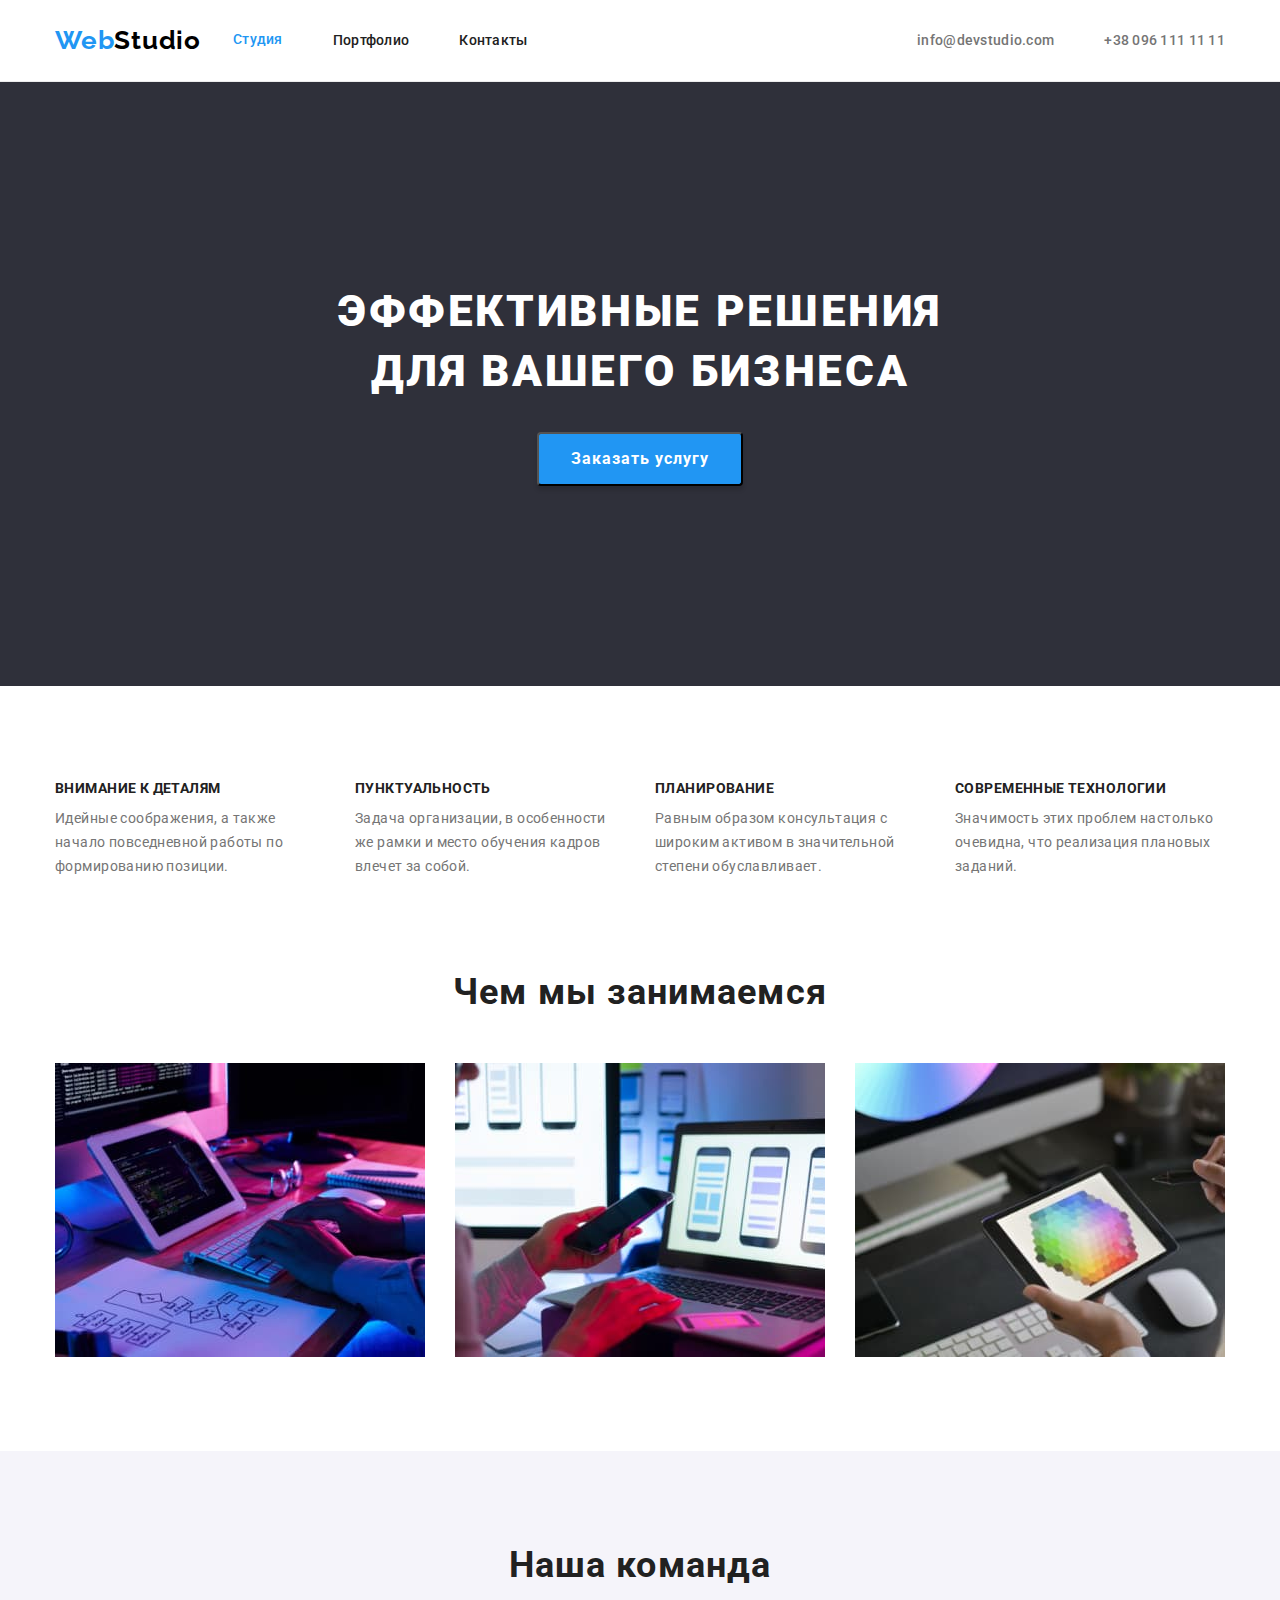
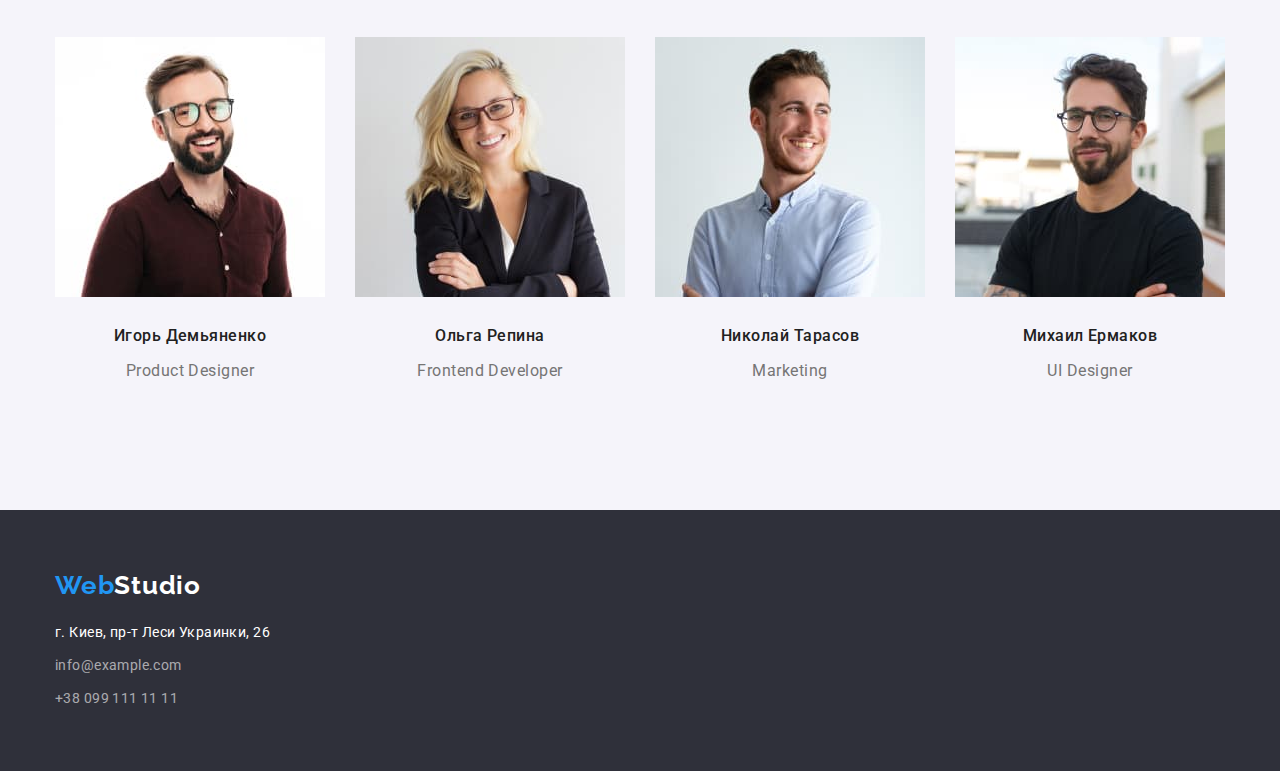
<file: index.html>
<!DOCTYPE html>
<html lang="ru">

<head>
  <meta charset="UTF-8" />
  <meta http-equiv="X-UA-Compatible" content="IE=edge" />
  <meta name="viewport" content="width=device-width, initial-scale=1.0" />
  <title>WebStudio</title>
  <link rel="preconnect" href="https://fonts.googleapis.com">
  <link rel="preconnect" href="https://fonts.gstatic.com" crossorigin>
  <link
    href="https://fonts.googleapis.com/css2?family=Montserrat:ital,wght@0,300;0,400;0,700;1,300&family=Oleo+Script&family=Raleway:wght@700&family=Roboto:wght@300;400;500;700;900&display=swap"
    rel="stylesheet">
  <link rel="stylesheet" href="https://cdnjs.cloudflare.com/ajax/libs/modern-normalize/1.1.0/modern-normalize.min.css">
  <link rel="stylesheet" href="./styles/style.css">

</head>

<body>
  <header class="header-section">
    <div class="container header-webstudio-logo">
      <a href="./index.html" class="header-webstudio-link"><span class="bluetext">Web</span><span
          class="blacktext">Studio</span></a>
      <nav class="header-nav">
        <ul class="header-nav-ul">
          <li class="header-nav-item"><a href="./index.html" class="bluetext">Студия</a></li>
          <li class="header-nav-item"><a class="header-nav-link" href="./portfolio.html">Портфолио</a></li>
          <li class="header-nav-item"><a class="header-nav-link" href="#">Контакты</a></li>
        </ul>
      </nav>
      <ul class="header-contacts">
        <li class="header-contacts-item"><a class="header-contacts-link"
            href="mailto:info@devstudio.com">info@devstudio.com</a></li>
        <li class="header-contacts-item"><a class="header-contacts-link" href="tel:+380961111111">+38 096 111 11
            11</a></li>
      </ul>
    </div>
  </header>
  <main class="main-section">
    <section class="hero">
      <!-- <div class="Button-section"> -->
      <div class="container">
        <h1 class="button-section-title">ЭФФЕКТИВНЫЕ РЕШЕНИЯ<br>ДЛЯ ВАШЕГО БИЗНЕСА</h1>
        <button type="button" class="main-page-button">Заказать услугу</button>
      </div>
      <!-- </div> -->
    </section>
    <section class="section about-us-section">
      <div class="container">
        <ul class="about-us-list">
          <li class="about-us-item">
            <h3 class="about-us-title">ВНИМАНИЕ К ДЕТАЛЯМ</h3>
            <p class="about-us-text">
              Идейные соображения, а также начало повседневной работы по
              формированию позиции.
            </p>
          </li>
          <li class="about-us-item">
            <h3 class="about-us-title">ПУНКТУАЛЬНОСТЬ</h3>
            <p class="about-us-text">
              Задача организации, в особенности же рамки и место обучения кадров
              влечет за собой.
            </p>
          </li>
          <li class="about-us-item">
            <h3 class="about-us-title">ПЛАНИРОВАНИЕ</h3>
            <p class="about-us-text">
              Равным образом консультация с широким активом в значительной степени
              обуславливает.
            </p>
          </li>
          <li class="about-us-item">
            <h3 class="about-us-title">СОВРЕМЕННЫЕ ТЕХНОЛОГИИ</h3>
            <p class="about-us-text">
              Значимость этих проблем настолько очевидна, что реализация плановых
              заданий.
            </p>
          </li>
        </ul>
      </div>
    </section>
    <section class="section about-us-section">
      <div class="container">
        <!-- <div class="what-we-do-div"> -->
        <h2 class="what-we-do-title">Чем мы занимаемся</h2>
        <ul class="what-we-do-list">
          <li class="what-we-do-item">
            <img width="370" src="images/Планшет.jpg" alt="Чем мы занимаемся" />
          </li>
          <li class="what-we-do-item">
            <img width="370" src="images/Ноут.jpg" alt="Чем мы занимаемся" />
          </li>
          <li class="what-we-do-item">
            <img width="370" src="images/Палитра.jpg" alt="Чем мы занимаемся" />
          </li>
        </ul>
        <!-- </div> -->
      </div>
    </section>
    <section class="section our-team-section">
      <div class="container">
        <h2>Наша команда</h2>
        <ul class="our-team-list">
          <li class="our-team-item">
            <img width="270" src="images/Демьяненко.jpg" alt="Игорь Демьяненко" />
            <div class="our-team-item-div">
              <h3 class="our-team-name">Игорь Демьяненко</h3>
              <p class="our-team-job">Product Designer</p>
            </div>
          </li>

          <li class="our-team-item">
            <img width="270" src="images/Репина.jpg" alt="Ольга Репина" />
            <div class="our-team-item-div">
              <h3 class="our-team-name">Ольга Репина</h3>
              <p class="our-team-job">Frontend Developer</p>
            </div>
          </li>

          <li class="our-team-item">
            <img width="270" src="images/Тарасов.jpg" alt="Николай Тарасов" />
            <div class="our-team-item-div">
              <h3 class="our-team-name">Николай Тарасов</h3>
              <p class="our-team-job">Marketing</p>
            </div>
          </li>

          <li class="our-team-item">
            <img width="270" src="images/Ермаков.jpg" alt="Михаил Ермаков" />
            <div class="our-team-item-div">
              <h3 class="our-team-name">Михаил Ермаков</h3>
              <p class="our-team-job">UI Designer</p>
            </div>
          </li>
        </ul>
      </div>
    </section>
  </main>
  <footer class="footer-section">
    <div class="container">
      <a href="./index.html" class="footer-webstudio-link"><span class="bluetext">Web</span><span
          class="whitetext">Studio</span></a>
      <address>
        <ul class="footer-contacts-list">
          <li class="footer-contacts-item">
            <a class="footer-map" target="_blank" rel="noopener noreferrer"
              href="https://www.google.com/maps/place/%D0%B1%D1%83%D0%BB.+%D0%9B%D0%B5%D1%81%D0%B8+%D0%A3%D0%BA%D1%80%D0%B0%D0%B8%D0%BD%D0%BA%D0%B8,+26,+%D0%9A%D0%B8%D0%B5%D0%B2,+02000/data=!4m2!3m1!1s0x40d4cf0e033ecbe9:0x57a4dffefec77da0?sa=X&ved=2ahUKEwjets2E19n2AhUVuosKHc_YD5UQ8gF6BAgVEAE">г.
              Киев, пр-т Леси Украинки, 26</a>
          </li>
          <li class="footer-contacts-item"><a class="footer-contacts-link"
              href="mailto:info@example.com">info@example.com</a></li>
          <li class="footer-contacts-item"><a class="footer-contacts-link" href="tel:+380991111111">+38 099 111 11
              11</a></li>
        </ul>
      </address>
    </div>
  </footer>
</body>

</html>
</file>
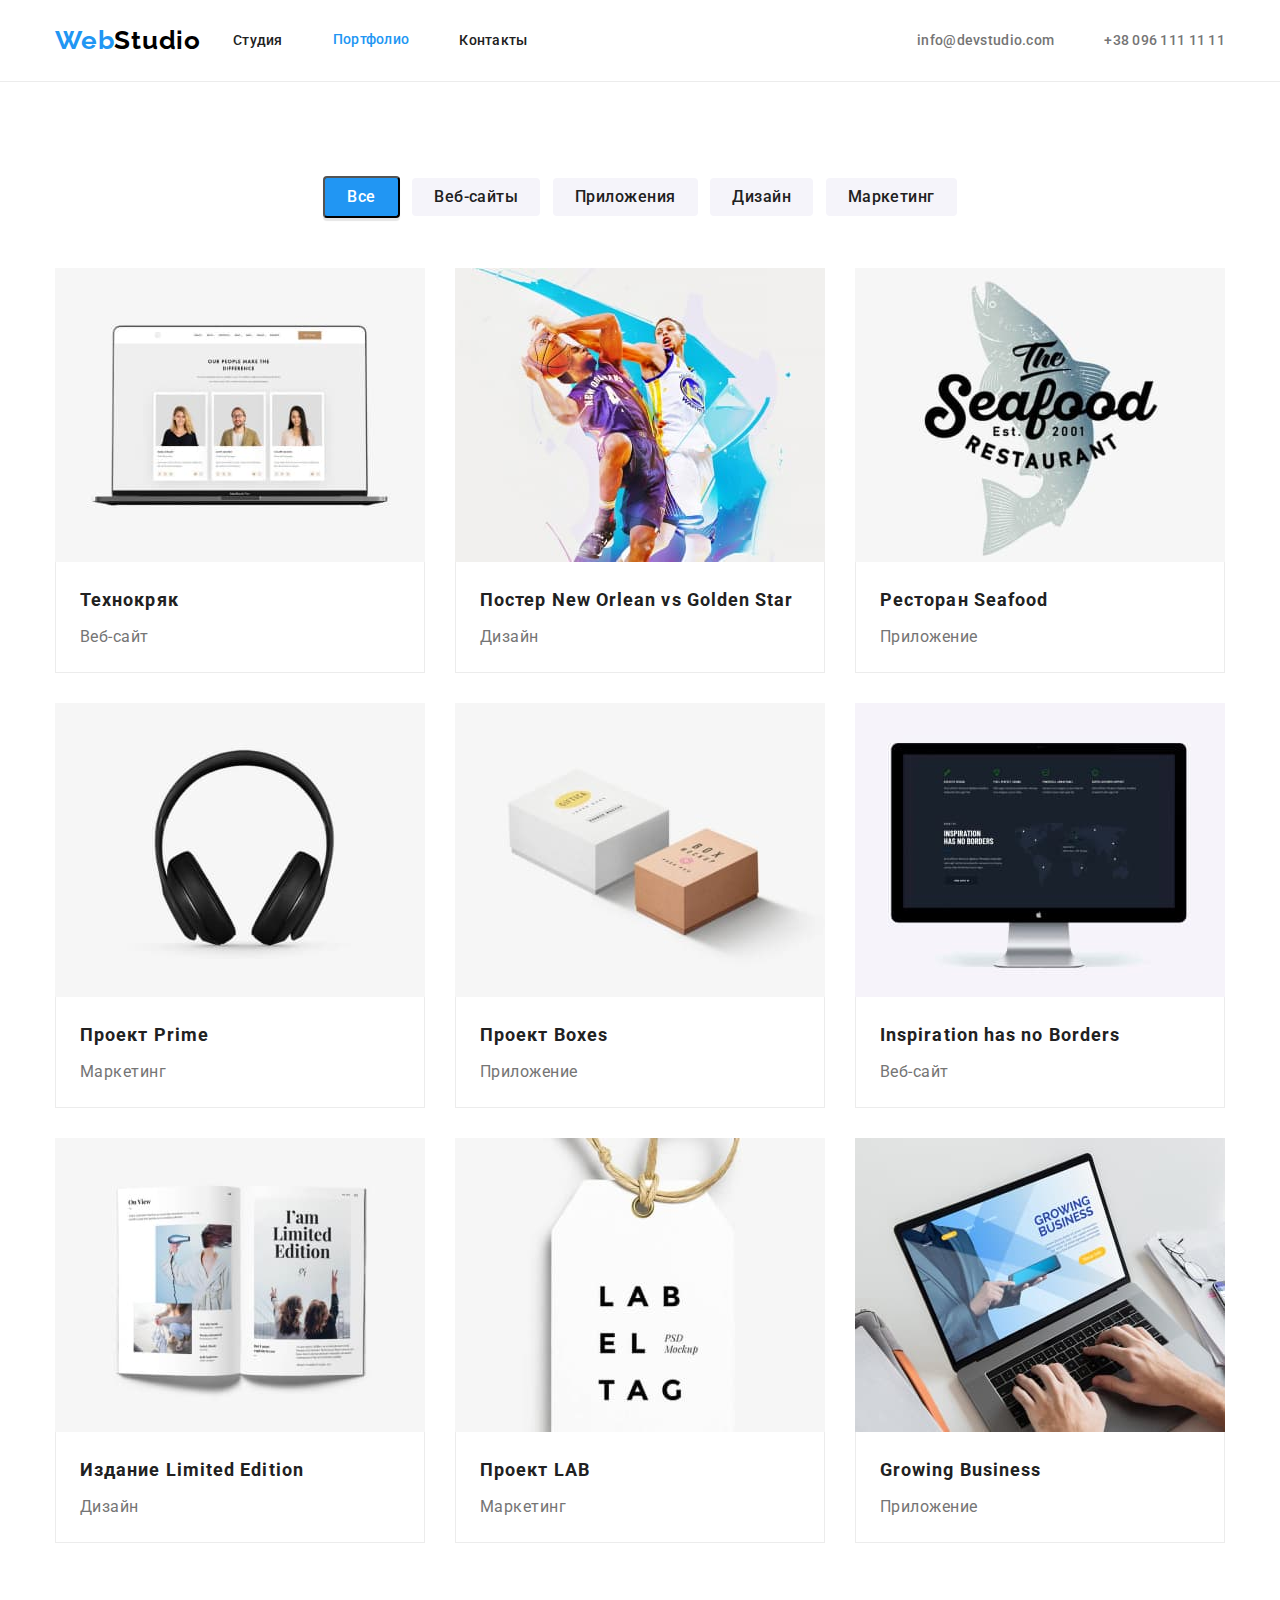
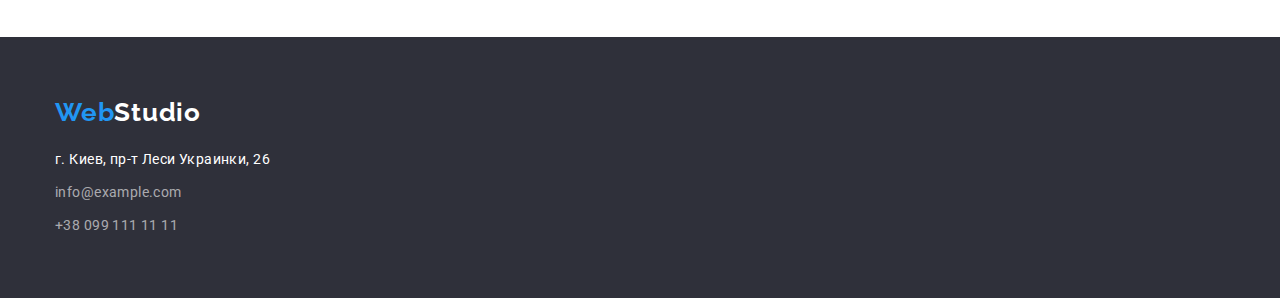
<file: portfolio.html>
<!DOCTYPE html>
<html lang="ru">

<head>
  <meta charset="UTF-8" />
  <meta http-equiv="X-UA-Compatible" content="IE=edge" />
  <meta name="viewport" content="width=device-width, initial-scale=1.0" />
  <title>WebStudio</title>
  <link rel="preconnect" href="https://fonts.googleapis.com">
  <link rel="preconnect" href="https://fonts.gstatic.com" crossorigin>
  <link
    href="https://fonts.googleapis.com/css2?family=Montserrat:ital,wght@0,300;0,400;0,700;1,300&family=Oleo+Script&family=Raleway:wght@700&family=Roboto:wght@300;400;500;700;900&display=swap"
    rel="stylesheet">
  <link rel="stylesheet" href="https://cdnjs.cloudflare.com/ajax/libs/modern-normalize/1.1.0/modern-normalize.min.css">
  <link rel="stylesheet" href="./styles/style.css">

<body>
  <header class="header-section">
    <div class="container header-webstudio-logo">
      <a href="./index.html" class="header-webstudio-link"><span class="bluetext">Web</span><span
          class="blacktext">Studio</span></a>
      <nav class="header-nav">
        <ul class="header-nav-ul">
          <li class="header-nav-item"><a class="header-nav-link" href="./index.html">Студия</a></li>
          <li class="header-nav-item"><a class="bluetext" href="./portfolio.html">Портфолио</a></li>
          <li class="header-nav-item"><a class="header-nav-link" href="#">Контакты</a></li>
        </ul>
      </nav>
      <ul class="header-contacts">
        <li class="header-contacts-item"><a class="header-contacts-link"
            href="mailto:info@devstudio.com">info@devstudio.com</a></li>
        <li class="header-contacts-item"><a class="header-contacts-link" href="tel:+380961111111">+38 096 111 11
            11</a></li>
      </ul>
    </div>
  </header>
  <main class="main-section">
    <section class="section portfolio-section">
      <div class="container">
        <ul class="portfolio-buttons-list">
          <li class="portfolio-buttons-item"><button class="portfolio-button-blue" type="button">Все</button></li>
          <li class="portfolio-buttons-item"><button class="portfolio-buttons" type="button">Веб-сайты</button></li>
          <li class="portfolio-buttons-item"><button class="portfolio-buttons" type="button">Приложения</button></li>
          <li class="portfolio-buttons-item"><button class="portfolio-buttons" type="button">Дизайн</button></li>
          <li class="portfolio-buttons-item"><button class="portfolio-buttons" type="button">Маркетинг</button></li>
        </ul>
        <ul class="portfolio-list">
          <li class="portfolio-list-item">
            <a class="portfolio-list-item-link" href="#">
              <img width="370" src="./images/Технокряк.jpg" alt="Технокряк">
              <div class="portfolio-list-text-div">
                <h3 class="portfolio-list-title">Технокряк</h3>
                <p class="portfolio-list-text">Веб-сайт</p>
              </div>
            </a>
          </li>
          <li class="portfolio-list-item">
            <a class="portfolio-list-item-link" href="#">
              <img width="370" src="./images/Постер.jpg" alt="Постер">
              <div class="portfolio-list-text-div">
                <h3 class="portfolio-list-title">Постер New Orlean vs Golden Star</h3>
                <p class="portfolio-list-text">Дизайн</p>
              </div>
            </a>
          </li>
          <li class="portfolio-list-item">
            <a class="portfolio-list-item-link" href="#">
              <img width="370" src="./images/Ресторан.jpg" alt="Ресторан">
              <div class="portfolio-list-text-div">
                <h3 class="portfolio-list-title">Ресторан Seafood</h3>
                <p class="portfolio-list-text">Приложение</p>
              </div>
            </a>
          </li>
          <li class="portfolio-list-item">
            <a class="portfolio-list-item-link" href="#">
              <img width="370" src="./images/Наушники.jpg" alt="Наушники">
              <div class="portfolio-list-text-div">
                <h3 class="portfolio-list-title">Проект Prime</h3>
                <p class="portfolio-list-text">Маркетинг</p>
              </div>
            </a>
          </li>
          <li class="portfolio-list-item">
            <a class="portfolio-list-item-link" href="#">
              <img width="370" src="./images/Коробки.jpg" alt="Коробки">
              <div class="portfolio-list-text-div">
                <h3 class="portfolio-list-title">Проект Boxes</h3>
                <p class="portfolio-list-text">Приложение</p>
              </div>
            </a>
          </li>
          <li class="portfolio-list-item">
            <a class="portfolio-list-item-link" href="#">
              <img width="370" src="./images/Монитор.jpg" alt="Монитор">
              <div class="portfolio-list-text-div">
                <h3 class="portfolio-list-title">Inspiration has no Borders</h3>
                <p class="portfolio-list-text">Веб-сайт</p>
              </div>
            </a>
          </li>
          <li class="portfolio-list-item">
            <a class="portfolio-list-item-link" href="#">
              <img width="370" src="./images/Издание.jpg" alt="Издание">
              <div class="portfolio-list-text-div">
                <h3 class="portfolio-list-title">Издание Limited Edition</h3>
                <p class="portfolio-list-text">Дизайн</p>
              </div>
            </a>
          </li>
          <li class="portfolio-list-item">
            <a class="portfolio-list-item-link" href="#">
              <img width="370" src="./images/Лаб.jpg" alt="Лаб">
              <div class="portfolio-list-text-div">
                <h3 class="portfolio-list-title">Проект LAB</h3>
                <p class="portfolio-list-text">Маркетинг</p>
              </div>
            </a>
          </li>
          <li class="portfolio-list-item">
            <a class="portfolio-list-item-link" href="#"><img width="370" src="./images/Growing.jpg" alt="Growing">
            <div class="portfolio-list-text-div">
              <h3 class="portfolio-list-title">Growing Business</h3>
              <p class="portfolio-list-text">Приложение</p>
            </div>
            </a>
          </li>
        </ul>
      </div>
    </section>
  </main>
  <footer class="footer-section">
    <div class="container">
      <a href="./index.html" class="footer-webstudio-link"><span class="bluetext">Web</span><span
          class="whitetext">Studio</span></a>
      <address>
        <ul class="footer-contacts-list">
          <li class="footer-contacts-item">
            <a class="footer-map" target="_blank" rel="noopener noreferrer"
              href="https://www.google.com/maps/place/%D0%B1%D1%83%D0%BB.+%D0%9B%D0%B5%D1%81%D0%B8+%D0%A3%D0%BA%D1%80%D0%B0%D0%B8%D0%BD%D0%BA%D0%B8,+26,+%D0%9A%D0%B8%D0%B5%D0%B2,+02000/data=!4m2!3m1!1s0x40d4cf0e033ecbe9:0x57a4dffefec77da0?sa=X&ved=2ahUKEwjets2E19n2AhUVuosKHc_YD5UQ8gF6BAgVEAE">г.
              Киев, пр-т Леси Украинки, 26</a>
          </li>
          <li class="footer-contacts-item"><a class="footer-contacts-link"
              href="mailto:info@example.com">info@example.com</a></li>
          <li class="footer-contacts-item"><a class="footer-contacts-link" href="tel:+380991111111">+38 099 111 11
              11</a></li>
        </ul>
      </address>
    </div>
  </footer>
</body>

</html>
</file>
<file: styles/style.css>
html {
    box-sizing: border-box;
}

*,
*::before,
*::after {
    box-sizing: inherit;
}

body {
    font-family: 'Roboto', sans-serif;
    text-decoration: none;
    margin: 0 auto;
}

header {
    border-bottom: 1px solid #ECECEC;
}

footer {
    padding-top: 60px;
    padding-bottom: 60px;
    background-color: #2F303A;
}

p {
    font-size: 16px;
    font-weight: 400;
    line-height: 1.87;
    letter-spacing: 0.03em;
    text-align: left;
    color: #757575;
    margin: 0;
}

li {
    display: inline-block;
    list-style-type: none;
}

ul {
    margin: 0;
    padding: 0;
}

nav {
    margin-left: 32px;
}

img {
    display: block
}

h1 {
    font-size: 44px;
    font-weight: 900;
    line-height: 1.36;
    letter-spacing: 0.06em;
    text-align: center;
    color: #FFFFFF;
    margin: 0;
}

h2 {
    font-size: 36px;
    font-weight: 700;
    line-height: 1.16;
    letter-spacing: 0.03em;
    text-align: center;
    color: #212121;
    margin: 0;
}

h3 {
    font-size: 16px;
    font-weight: 500;
    line-height: 1.18;
    letter-spacing: 0.03em;
    text-align: left;
    color: #212121;
    margin: 0;
}

a {
    font-size: 14px;
    font-weight: 500;
    line-height: 1.14;
    letter-spacing: 0.02em;
    text-align: left;
    text-decoration: none;
}

a:hover {
    color: #2196f3;
}

a:focus {
    color: #2196f3;
}

address {
    font-style: normal;
}

.container {
    width: 1200px;
    margin: 0 auto;
    padding-left: 15px;
    padding-right: 15px;
}

.section:nth-child(2n) {
    padding-top: 94px;
    padding-bottom: 94px;
}

.section:nth-child(3) {
    padding-bottom: 94px;
}

.hero {
    padding-top: 200px;
    padding-bottom: 200px;
    background-color: #2F303A;
    text-align: center;
}

/* .Button-section {
    padding-top: 200px;
    background-color: #2F303A;
    text-align: center;
} */

.bluetext {
    color: #2196F3;
    text-align: center;

}

.whitetext {
    color: #fff;
    text-align: center;
}

.blacktext {
    color: #000;
    text-align: center;
}

.footer-contact-div {
    margin: 60px auto;
}

.footer-map {
    font-size: 14px;
    font-weight: 400;
    line-height: 1.71;
    letter-spacing: 0.03em;
    text-align: left;
    color: #FFFFFF;
}

.footer-map:hover,
:focus {
    color: #fff;
}

.footer-contacts-link {
    font-size: 14px;
    font-weight: 400;
    line-height: 1.71;
    letter-spacing: 0.03em;
    text-align: left;
    color: #FFFFFF99;
}

.footer-contacts-link:hover,
:focus {
    color: #fff;
}



.footer-contact-div {
    display: inline-block;
    text-align: left;
    margin: 0 auto;
    padding-top: 60px;
    padding-bottom: 60px;
}

.footer-contacts-list {
    display: flex;
    flex-direction: column;
}

.footer-contacts-item:not(:last-child) {
    display: block;
    margin-bottom: 9px;
}

.header-webstudio-logo {
    display: flex;
    flex-direction: row;
    align-items: center;
}

.footer-webstudio-link {
    display: inline-block;
    font-family: Raleway;
    font-size: 26px;
    font-weight: 700;
    line-height: 1.19;
    letter-spacing: 0.03em;
    text-align: center;
    color: #000;
    margin-bottom: 20px;
}

.header-webstudio-link {
    font-family: Raleway;
    font-size: 26px;
    font-weight: 700;
    line-height: 1.19;
    letter-spacing: 0.03em;
    text-align: center;
    color: #000;
    display: flex;
    flex-direction: row;
    vertical-align: top;
    align-items: center;
}


.header-section {
    margin: 0 auto;
}

.header-nav {
    font-size: 14px;
    font-weight: 500;
    line-height: 1.14;
    letter-spacing: 0.02em;
    text-align: left;
    color: #212121;
}

.header-nav-item {
    display: block;
    margin-right: 50px;
    padding-top: 32px;
    padding-bottom: 32px;

}

.header-nav-item:last-child {
    margin-right: 0;
}

.header-contacts {
    display: flex;
    flex-direction: row;
    justify-content: flex-end;
    font-size: 14px;
    font-weight: 500;
    line-height: 1.14;
    letter-spacing: 0.02em;
    text-align: left;
    color: #757575;
    margin-left: auto;
    padding: 0;
}

.header-contacts-item:first-child {
    margin-right: 50px;
}

.header-contacts-link {
    color: #757575;
}


.header-nav-link {
    font-size: 14px;
    font-weight: 500;
    line-height: 16px;
    letter-spacing: 0.02em;
    text-align: left;
    color: #212121;
}

.header-nav-ul {
    display: flex;
    flex-direction: row;
}


.Button-section {}

.button-section-title {}

.main-page-button {
    font-size: 16px;
    font-weight: 700;
    line-height: 1.87;
    letter-spacing: 0.06em;
    text-align: center;
    color: #fff;
    background-color: #2196F3;
    cursor: pointer;
    box-shadow: 0px 4px 4px 0px #00000026;
    border-radius: 4px;
    margin-top: 30px;
    padding: 10px 32px;
}

.main-page-button:hover {
    background-color: #188CE8;
    box-shadow: 0px 4px 4px 0px #00000026;
}

.main-page-button:focus {
    background-color: #188CE8;
    box-shadow: 0px 4px 4px 0px #00000026;
}

.footer-contact-div {}


.about-us-section {}

.about-us-list {
    display: flex;
    flex-direction: row;
    margin: auto;
}

.about-us-item {
    max-width: 270px;
}

.about-us-item:not(:last-child) {
    margin-right: 30px;
}

.about-us-title {
    font-size: 14px;
    font-weight: 700;
    line-height: 16px;
    letter-spacing: 0.03em;
    text-align: left;
}

.about-us-text {
    display: inline-block;
    font-size: 14px;
    font-weight: 400;
    line-height: 24px;
    letter-spacing: 0.03em;
    text-align: left;
    margin-top: 10px;
    margin-bottom: 0;

}

.about-us-text:last-child {
    margin-right: 0px;
    padding-right: 0px;
}

.what-we-do-list {
    display: flex;
    flex-direction: row;
    margin-top: 50px;
}

.what-we-do-item:not(:last-child) {
    margin-right: 30px;
}

.our-team-section {
    background-color: #F5F4FA;
}

.our-team-item:not(:last-child) {
    margin-right: 30px;

}

.our-team-list {
    display: flex;
    flex-direction: row;
    text-align: center;
    margin-top: 50px;
}

.our-team-item {}


.our-team-name {
    font-size: 16px;
    font-weight: 500;
    line-height: 1.18;
    letter-spacing: 0.03em;
    text-align: center;
    color: #212121;
    margin-bottom: 10px;
}

.our-team-job {
    font-size: 16px;
    font-weight: 400;
    line-height: 1.87;
    letter-spacing: 0.03em;
    text-align: center;
    color: #757575;
    margin-bottom: 0;
    margin-top: 0;
}

.our-team-item-div {
    padding-top: 30px;
    padding-bottom: 30px;
}

.portfolio-section {
    padding-bottom: 94px;
    padding-top: 94px;
}

.portfolio-buttons-list {
    margin-bottom: 50px;
    text-align: center;
    font-size: 16px;
    font-weight: 500;
    line-height: 1.62;
    letter-spacing: 0.03em;
    text-align: center;
    color: #212121;
    cursor: pointer;
    border-radius: 4px;
    border-style: none;
}

.portfolio-buttons:hover {
    background-color: #2196f3;
    color: #fff;
}

.portfolio-button-blue {
    padding: 6px 22px;
    font-size: 16px;
    font-weight: 500;
    line-height: 1.62;
    letter-spacing: 0.03em;
    text-align: center;
    color: #fff;
    background-color: #2196F3;
    cursor: pointer;
    border-radius: 4px;
    margin: 0 auto;
    box-shadow: 0px 2px 2px 0px #0000001F;
    box-shadow: 0px 1px 2px 0px #00000014;
    box-shadow: 0px 3px 1px 0px #0000001A;
}

.portfolio-buttons {
    padding: 6px 22px;
    font-size: 16px;
    font-weight: 500;
    line-height: 1.62;
    letter-spacing: 0.03em;
    text-align: center;
    color: #212121;
    cursor: pointer;
    border-radius: 4px;
    border-style: none;
    background-color: #F5F4FA;
}

.portfolio-buttons-item:not(:first-child) {
    margin-left: 8px;
}

.portfolio-list {
    display: flex;
    flex-wrap: wrap;
    margin-left: -30px;

}

.portfolio-list-item {
    margin-left: 30px;
    margin-top: 30px;
    flex-basis: calc((100% - 90px) / 3);
}

.portfolio-list-item:nth-child(-n+3) {
    margin-top: 0;
}

.portfolio-list-title {
    margin-bottom: 4px;
    font-size: 18px;
    font-weight: 700;
    line-height: 36px;
    letter-spacing:
        0.06em;
    text-align: left;
}

.portfolio-list-text {
    font-size: 16px;
    font-weight: 400;
    line-height: 30px;
    letter-spacing: 0.03em;
    text-align: left;
}

.portfolio-list-text-div {
    border: 1px solid #ECECEC;
    border-top: none;
    padding: 20px 24px;
}
</file>
